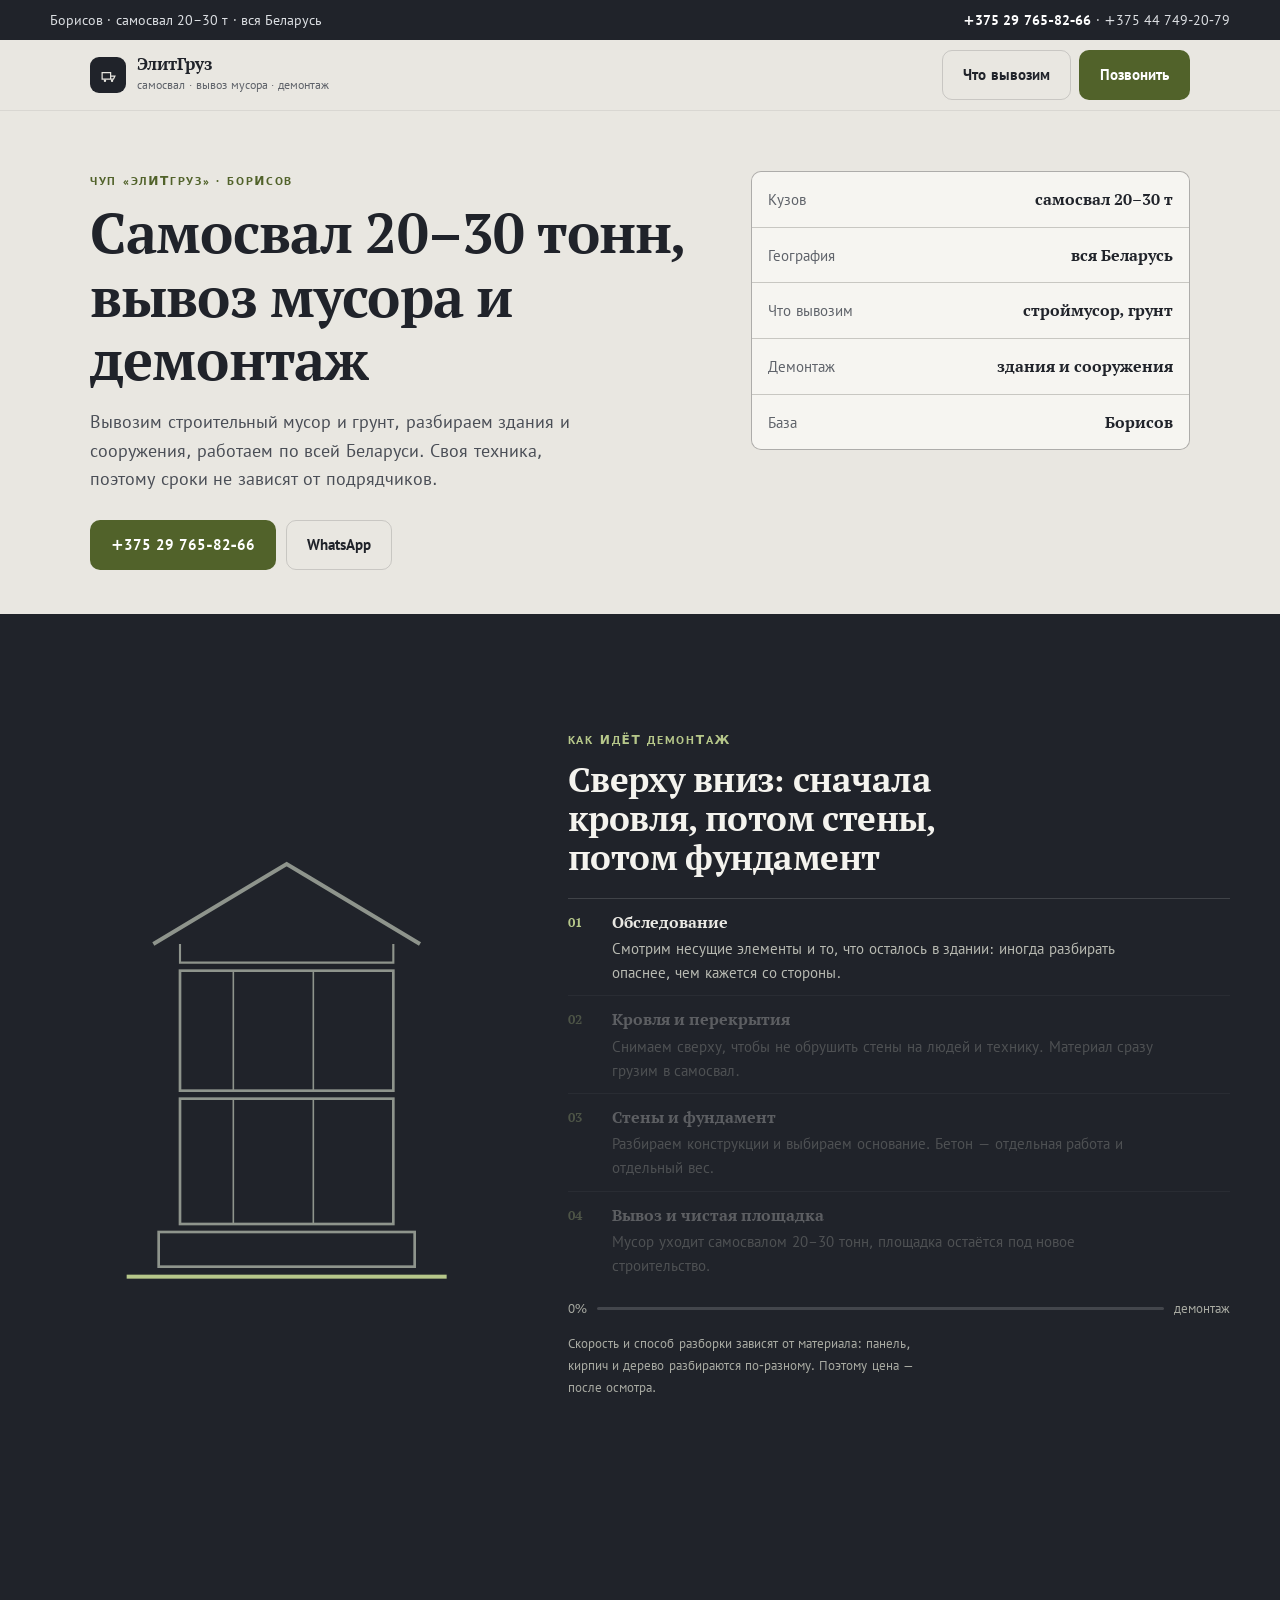
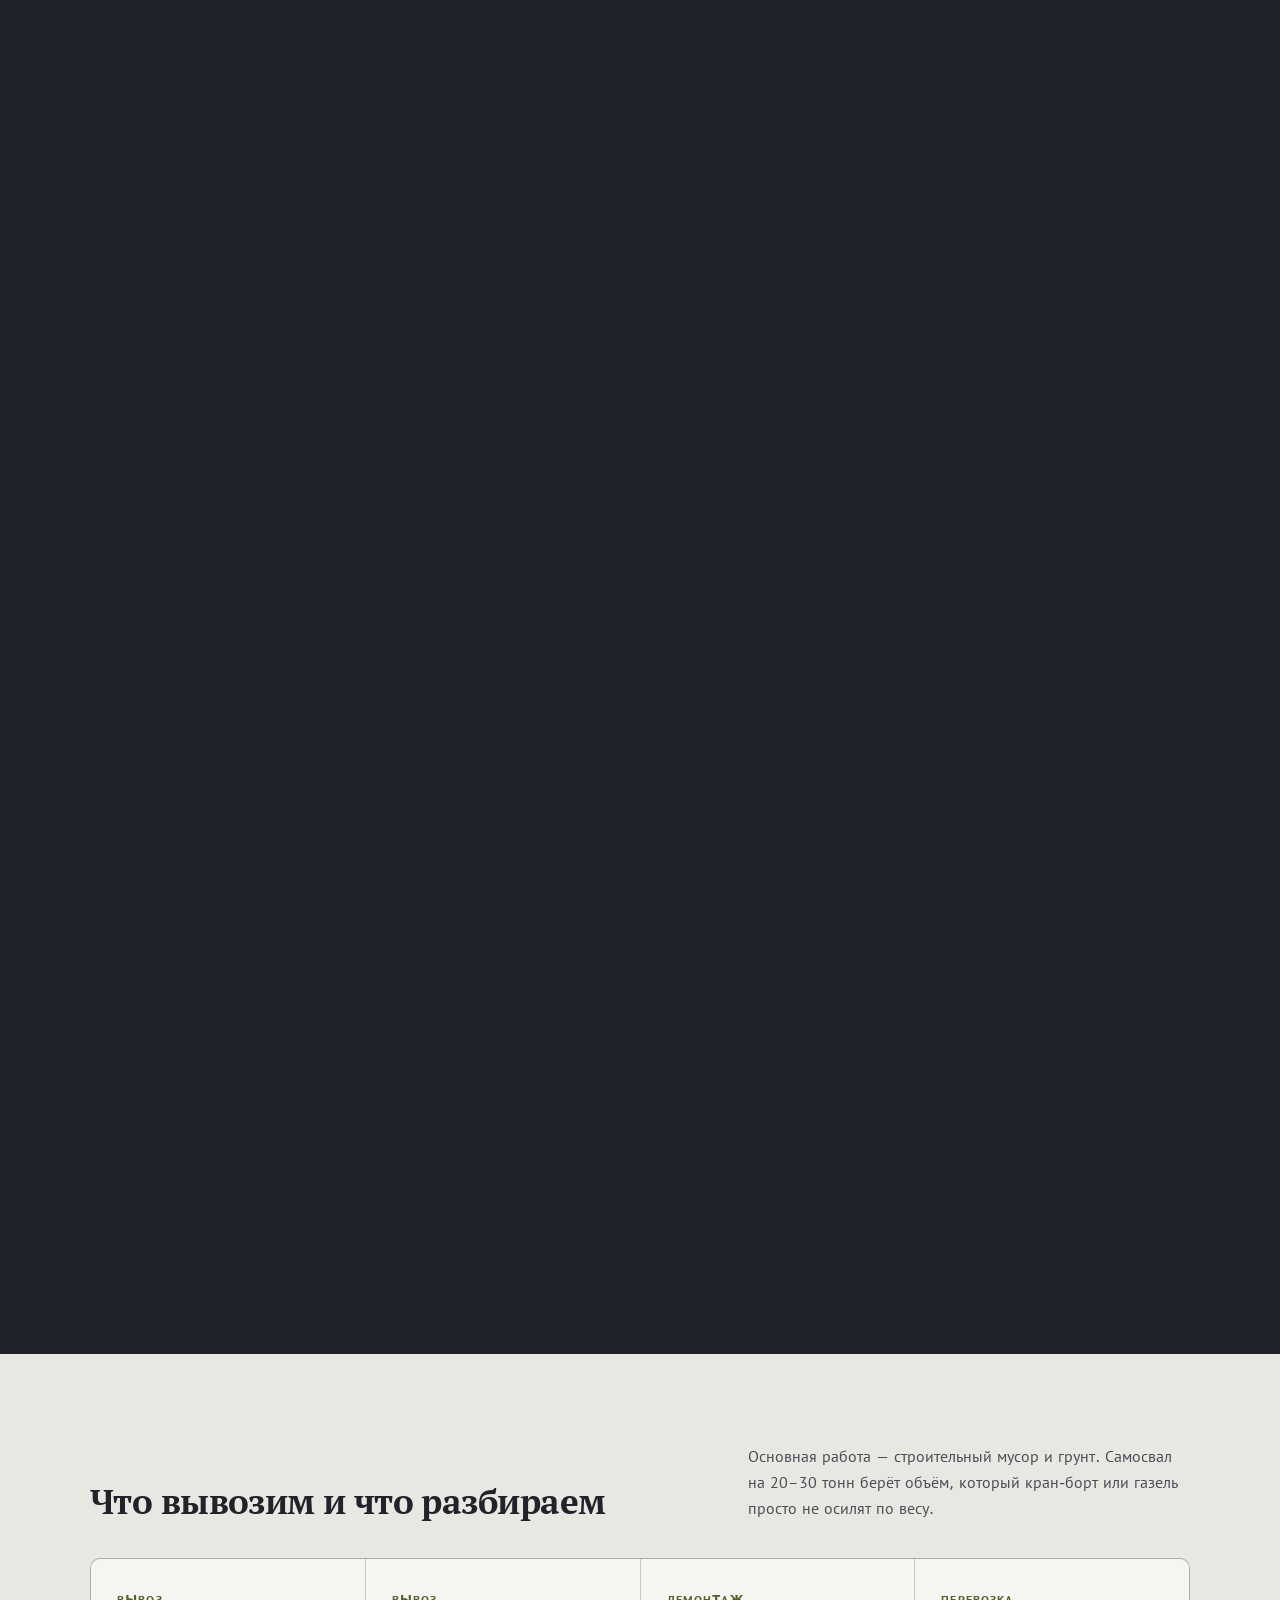
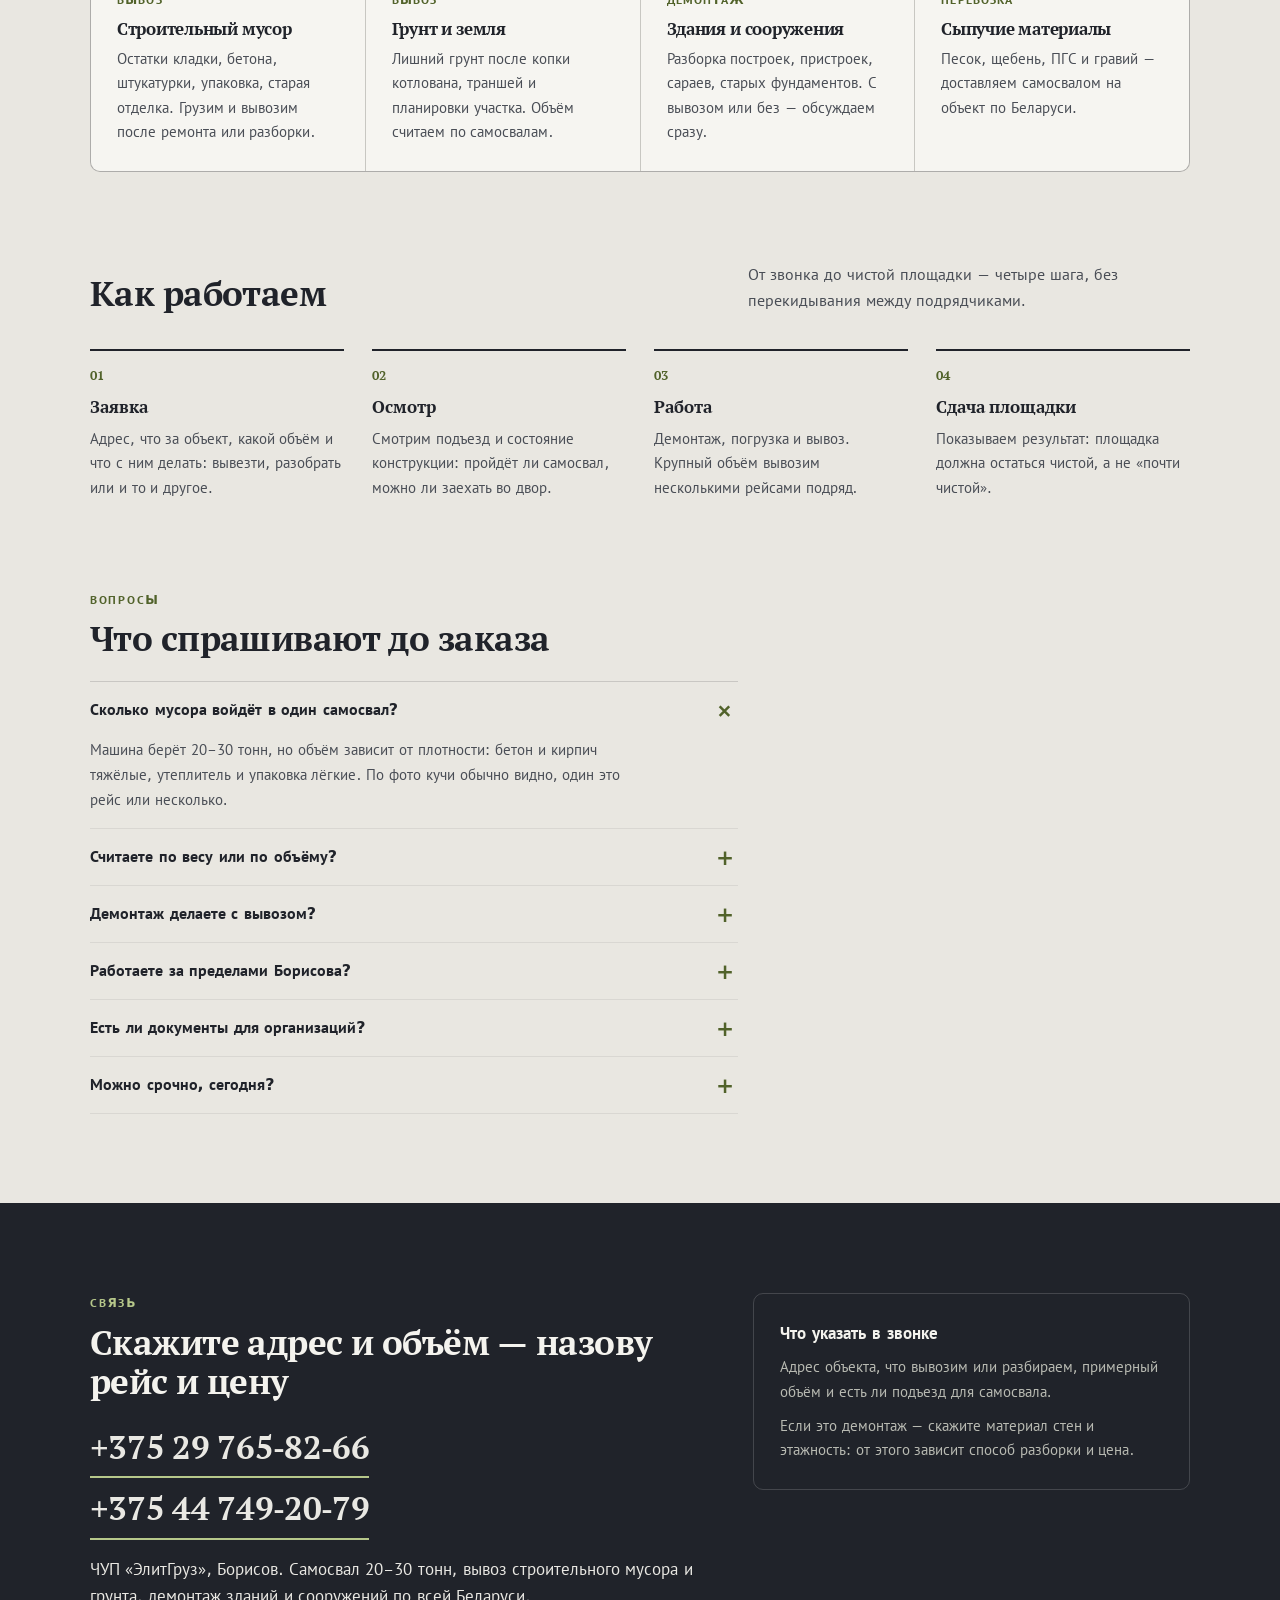
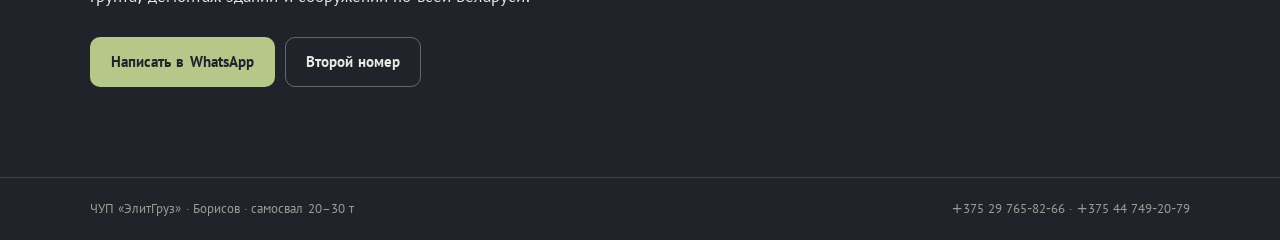
<file: index.html>
<!DOCTYPE html>
<html lang="ru">
<head>
<meta charset="UTF-8">
<meta name="viewport" content="width=device-width, initial-scale=1">
<title>Самосвал 20–30 тонн, вывоз мусора и демонтаж — Борисов | ЧУП «ЭлитГруз»</title>
<meta name="description" content="Услуги самосвала 20–30 тонн: вывоз строительного мусора и грунта, демонтаж зданий и сооружений, доставка сыпучих материалов по всей Беларуси. +375 29 765-82-66.">
<link rel="icon" href="favicon.svg" type="image/svg+xml">
<meta property="og:type" content="website">
<meta property="og:title" content="Самосвал 20–30 т, вывоз мусора, демонтаж — Борисов">
<meta property="og:locale" content="ru_RU">
<link rel="stylesheet" href="style.css">
</head>
<body id="top">
<div class="topbar"><div class="wrap"><span>Борисов · самосвал 20–30 т · вся Беларусь</span><span><b>+375 29 765-82-66</b> · +375 44 749-20-79</span></div></div>
<header class="hdr"><div class="wrap hrow">
  <a class="logo" href="#top">
    <i><svg viewBox="0 0 24 24" width="17" height="17" aria-hidden="true"><path d="M3 17h12V8H3zM15 17h4l2-4h-6z" fill="none" stroke="#e9e7e1" stroke-width="1.7"/><circle cx="7" cy="19.4" r="1.7" fill="#e9e7e1"/><circle cx="17" cy="19.4" r="1.7" fill="#e9e7e1"/></svg></i>
    <span><span class="lg-t">ЭлитГруз</span><span class="lg-s">самосвал · вывоз мусора · демонтаж</span></span>
  </a>
  <div class="hact">
    <a class="btn btn-ghost" href="#objects">Что вывозим</a>
    <a class="btn btn-acc" href="tel:+375297658266">Позвонить</a>
  </div>
</div></header>
<main>
<section class="hero"><div class="wrap"><div class="hero-grid">
  <div>
    <span class="mark">ЧУП «ЭлитГруз» · Борисов</span>
    <h1>Самосвал 20–30 тонн, вывоз мусора и демонтаж</h1>
    <p class="lead">Вывозим строительный мусор и грунт, разбираем здания и сооружения, работаем по всей Беларуси. Своя техника, поэтому сроки не зависят от подрядчиков.</p>
    <div class="hero-cta">
      <a class="btn btn-acc" href="tel:+375297658266">+375 29 765-82-66</a>
      <a class="btn btn-ghost" href="https://wa.me/375297658266" target="_blank" rel="noopener">WhatsApp</a>
    </div>
  </div>
  <div class="rowe">
    <div><span>Кузов</span><b>самосвал 20–30 т</b></div>
    <div><span>География</span><b>вся Беларусь</b></div>
    <div><span>Что вывозим</span><b>строймусор, грунт</b></div>
    <div><span>Демонтаж</span><b>здания и сооружения</b></div>
    <div><span>База</span><b>Борисов</b></div>
  </div>
</div></div></section>
<section class="pin" id="demontazh">
  <div class="stage wrap">
    <div class="bld">
      <svg viewBox="0 0 280 420" role="img" aria-labelledby="bt bd">
        <title id="bt">Демонтаж здания по слоям</title>
        <desc id="bd">Схема здания: по скроллу последовательно исчезают кровля, верхний этаж, стены и фундамент, а под ними остаётся расчищенная площадка.</desc>
        <g id="l-roof"><path d="M40 120 140 60l100 60" fill="none" stroke="#8e948c" stroke-width="3"/><path d="M60 120v14h160v-14" fill="none" stroke="#8e948c" stroke-width="1.6"/></g>
        <g id="l-top"><rect x="60" y="140" width="160" height="90" fill="none" stroke="#8e948c" stroke-width="2"/><path d="M100 140v90M160 140v90" stroke="#8e948c" stroke-width="1.2"/></g>
        <g id="l-mid"><rect x="60" y="236" width="160" height="94" fill="none" stroke="#8e948c" stroke-width="2"/><path d="M100 236v94M160 236v94" stroke="#8e948c" stroke-width="1.2"/></g>
        <g id="l-base"><rect x="44" y="336" width="192" height="26" fill="none" stroke="#8e948c" stroke-width="2"/><path d="M44 336h192" stroke="#8e948c" stroke-width="1.2"/></g>
        <rect id="ground" x="20" y="368" width="240" height="3" fill="#b6c78a"/>
        <g id="dust" opacity="0">
          <circle cx="70" cy="340" r="9" fill="#b6c78a" opacity=".35"/>
          <circle cx="140" cy="352" r="13" fill="#b6c78a" opacity=".28"/>
          <circle cx="208" cy="344" r="8" fill="#b6c78a" opacity=".32"/>
        </g>
      </svg>
    </div>
    <div class="st-copy">
      <span class="mark">Как идёт демонтаж</span>
      <h2>Сверху вниз: сначала кровля, потом стены, потом фундамент</h2>
      <ul class="st-list" id="stList">
        <li><i>01</i><div><b>Обследование</b><p>Смотрим несущие элементы и то, что осталось в здании: иногда разбирать опаснее, чем кажется со стороны.</p></div></li>
        <li><i>02</i><div><b>Кровля и перекрытия</b><p>Снимаем сверху, чтобы не обрушить стены на людей и технику. Материал сразу грузим в самосвал.</p></div></li>
        <li><i>03</i><div><b>Стены и фундамент</b><p>Разбираем конструкции и выбираем основание. Бетон — отдельная работа и отдельный вес.</p></div></li>
        <li><i>04</i><div><b>Вывоз и чистая площадка</b><p>Мусор уходит самосвалом 20–30 тонн, площадка остаётся под новое строительство.</p></div></li>
      </ul>
      <div class="bar"><span id="progressTxt">0%</span><div class="track"><div class="fill" id="barFill"></div></div><span>демонтаж</span></div>
      <p style="margin-top:14px;font-size:.84rem;color:#a8aaa2;max-width:52ch">Скорость и способ разборки зависят от материала: панель, кирпич и дерево разбираются по-разному. Поэтому цена — после осмотра.</p>
    </div>
  </div>
</section>
<section class="blk" id="objects"><div class="wrap">
  <div class="sec-head">
    <h2>Что вывозим и что разбираем</h2>
    <p>Основная работа — строительный мусор и грунт. Самосвал на 20–30 тонн берёт объём, который кран-борт или газель просто не осилят по весу.</p>
  </div>
  <div class="cards">
    <article><span class="tag">Вывоз</span><h3>Строительный мусор</h3><p>Остатки кладки, бетона, штукатурки, упаковка, старая отделка. Грузим и вывозим после ремонта или разборки.</p></article>
    <article><span class="tag">Вывоз</span><h3>Грунт и земля</h3><p>Лишний грунт после копки котлована, траншей и планировки участка. Объём считаем по самосвалам.</p></article>
    <article><span class="tag">Демонтаж</span><h3>Здания и сооружения</h3><p>Разборка построек, пристроек, сараев, старых фундаментов. С вывозом или без — обсуждаем сразу.</p></article>
    <article><span class="tag">Перевозка</span><h3>Сыпучие материалы</h3><p>Песок, щебень, ПГС и гравий — доставляем самосвалом на объект по Беларуси.</p></article>
  </div>
</div></section>

<section class="blk" style="padding-top:0"><div class="wrap">
  <div class="sec-head"><h2>Как работаем</h2><p>От звонка до чистой площадки — четыре шага, без перекидывания между подрядчиками.</p></div>
  <ol class="steps">
    <li><span class="no">01</span><b>Заявка</b><p>Адрес, что за объект, какой объём и что с ним делать: вывезти, разобрать или и то и другое.</p></li>
    <li><span class="no">02</span><b>Осмотр</b><p>Смотрим подъезд и состояние конструкции: пройдёт ли самосвал, можно ли заехать во двор.</p></li>
    <li><span class="no">03</span><b>Работа</b><p>Демонтаж, погрузка и вывоз. Крупный объём вывозим несколькими рейсами подряд.</p></li>
    <li><span class="no">04</span><b>Сдача площадки</b><p>Показываем результат: площадка должна остаться чистой, а не «почти чистой».</p></li>
  </ol>
</div></section>

<section class="blk" style="padding-top:0" id="faq"><div class="wrap">
  <span class="mark">Вопросы</span>
  <h2>Что спрашивают до заказа</h2>
  <div class="faq">
    <details open><summary>Сколько мусора войдёт в один самосвал?</summary><p>Машина берёт 20–30 тонн, но объём зависит от плотности: бетон и кирпич тяжёлые, утеплитель и упаковка лёгкие. По фото кучи обычно видно, один это рейс или несколько.</p></details>
    <details><summary>Считаете по весу или по объёму?</summary><p>По факту работ и объёма вывоза. Для ровного расчёта называем цену за рейс или за весь объём после осмотра.</p></details>
    <details><summary>Демонтаж делаете с вывозом?</summary><p>Можем вместе, можем только разобрать. Если вывозить будете сами, скажем, сколько это примерно по объёму и весу.</p></details>
    <details><summary>Работаете за пределами Борисова?</summary><p>Да, по всей Беларуси. Дальние рейсы считаем отдельно по расстоянию, чтобы не закладывать дорогу в цену работы.</p></details>
    <details><summary>Есть ли документы для организаций?</summary><p>Работаем с организациями и частными заказчиками. Условия и документы обсуждаем до начала работ.</p></details>
    <details><summary>Можно срочно, сегодня?</summary><p>Зависит от загрузки машин на день. Позвоните — скажу честно, реально ли подать самосвал сегодня.</p></details>
  </div>
</div></section>
<section class="cont" id="contacts"><div class="wrap cgrid">
  <div>
    <span class="mark" style="color:#b6c78a">Связь</span>
    <h2 style="color:#f4f3ee;margin-bottom:16px">Скажите адрес и объём — назову рейс и цену</h2>
    <a class="ph" href="tel:+375297658266">+375 29 765-82-66</a><br>
    <a class="ph" href="tel:+375447492079">+375 44 749-20-79</a>
    <p style="margin-top:16px">ЧУП «ЭлитГруз», Борисов. Самосвал 20–30 тонн, вывоз строительного мусора и грунта, демонтаж зданий и сооружений по всей Беларуси.</p>
    <div class="hero-cta">
      <a class="btn btn-ink" style="background:#b6c78a;color:#20232a" href="https://wa.me/375297658266" target="_blank" rel="noopener">Написать в WhatsApp</a>
      <a class="btn btn-ghost" style="color:#e9e8e3;border-color:rgba(255,255,255,.3)" href="tel:+375447492079">Второй номер</a>
    </div>
  </div>
  <div class="cbox">
    <b>Что указать в звонке</b>
    <p>Адрес объекта, что вывозим или разбираем, примерный объём и есть ли подъезд для самосвала.</p>
    <p>Если это демонтаж — скажите материал стен и этажность: от этого зависит способ разборки и цена.</p>
  </div>
</div></section>
</main>
<footer><div class="wrap frow">
  <span>ЧУП «ЭлитГруз» · Борисов · самосвал 20–30 т</span>
  <span><a href="tel:+375297658266">+375 29 765-82-66</a> · <a href="tel:+375447492079">+375 44 749-20-79</a></span>
</div></footer>
<script>
(function(){
  var reduce=matchMedia('(prefers-reduced-motion: reduce)').matches;
  var pin=document.getElementById('demontazh');
  var layers=[['l-roof',0],['l-top',.28],['l-mid',.56],['l-base',.8]];
  var items=[].slice.call(document.querySelectorAll('#stList li'));
  var fill=document.getElementById('barFill'), txt=document.getElementById('progressTxt'), dust=document.getElementById('dust');
  function apply(p){
    layers.forEach(function(l){
      var g=document.getElementById(l[0]); if(!g) return;
      var k=Math.min(1, Math.max(0, (p - l[1]) / .2));
      g.style.opacity=(1-k).toFixed(3);
    });
    dust.style.opacity=Math.min(1,p*1.2).toFixed(2);
    fill.style.width=(p*100).toFixed(1)+'%';
    txt.textContent=Math.round(p*100)+'%';
    var k2 = p<.25?0:(p<.5?1:(p<.75?2:3));
    items.forEach(function(li,i){ li.classList.toggle('on', i===k2); });
  }
  if(reduce){ apply(1); return; }
  apply(0);
  var raf=false;
  function upd(){
    raf=false;
    var r=pin.getBoundingClientRect(), span=r.height-innerHeight;
    apply(span>0?Math.min(1,Math.max(0,-r.top/span)):1);
  }
  addEventListener('scroll',function(){ if(!raf){raf=true;requestAnimationFrame(upd);} },{passive:true});
  addEventListener('resize',upd); upd();
})();
</script>
</body>
</html>
</file>
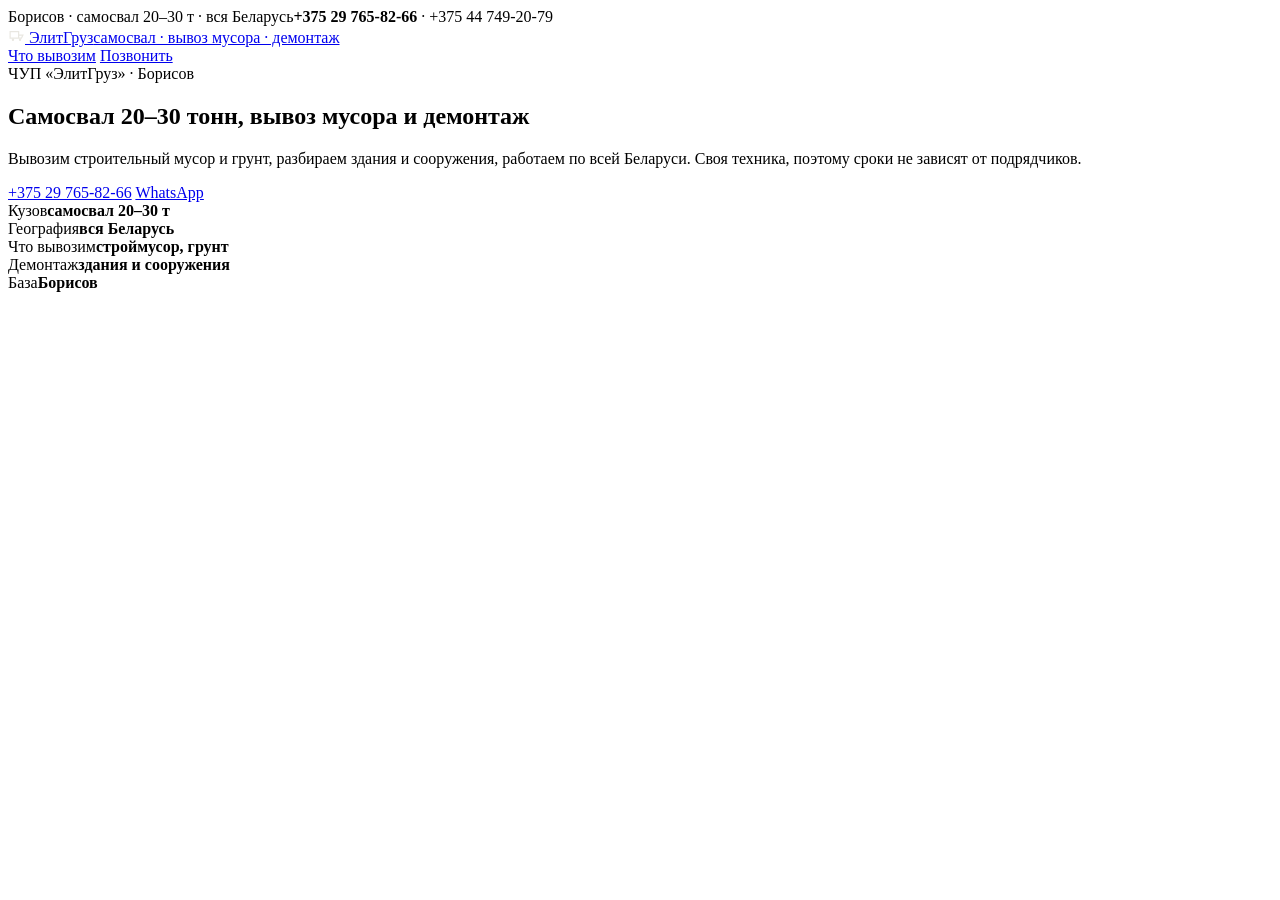
<file: h1.html>
<body id="top">
<div class="topbar"><div class="wrap"><span>Борисов · самосвал 20–30 т · вся Беларусь</span><span><b>+375 29 765-82-66</b> · +375 44 749-20-79</span></div></div>
<header class="hdr"><div class="wrap hrow">
  <a class="logo" href="#top">
    <i><svg viewBox="0 0 24 24" width="17" height="17" aria-hidden="true"><path d="M3 17h12V8H3zM15 17h4l2-4h-6z" fill="none" stroke="#e9e7e1" stroke-width="1.7"/><circle cx="7" cy="19.4" r="1.7" fill="#e9e7e1"/><circle cx="17" cy="19.4" r="1.7" fill="#e9e7e1"/></svg></i>
    <span><span class="lg-t">ЭлитГруз</span><span class="lg-s">самосвал · вывоз мусора · демонтаж</span></span>
  </a>
  <div class="hact">
    <a class="btn btn-ghost" href="#objects">Что вывозим</a>
    <a class="btn btn-acc" href="tel:+375297658266">Позвонить</a>
  </div>
</div></header>
<main>
<section class="hero"><div class="wrap"><div class="hero-grid">
  <div>
    <span class="mark">ЧУП «ЭлитГруз» · Борисов</span>
    <h1>Самосвал 20–30 тонн, вывоз мусора и демонтаж</h1>
    <p class="lead">Вывозим строительный мусор и грунт, разбираем здания и сооружения, работаем по всей Беларуси. Своя техника, поэтому сроки не зависят от подрядчиков.</p>
    <div class="hero-cta">
      <a class="btn btn-acc" href="tel:+375297658266">+375 29 765-82-66</a>
      <a class="btn btn-ghost" href="https://wa.me/375297658266" target="_blank" rel="noopener">WhatsApp</a>
    </div>
  </div>
  <div class="rowe">
    <div><span>Кузов</span><b>самосвал 20–30 т</b></div>
    <div><span>География</span><b>вся Беларусь</b></div>
    <div><span>Что вывозим</span><b>строймусор, грунт</b></div>
    <div><span>Демонтаж</span><b>здания и сооружения</b></div>
    <div><span>База</span><b>Борисов</b></div>
  </div>
</div></div></section>
</file>
<file: style.css>
@font-face{font-family:'PT Serif';font-style:normal;font-weight:700;font-display:block;src:url('fonts/pt-serif-cyrillic-700.woff2') format('woff2');unicode-range:U+0301, U+0400-045F, U+0490-0491, U+04B0-04B1, U+2116}
@font-face{font-family:'PT Serif';font-style:normal;font-weight:700;font-display:block;src:url('fonts/pt-serif-latin-700.woff2') format('woff2');unicode-range:U+0000-00FF, U+0131, U+0152-0153, U+2000-206F, U+20AC, U+2122}
@font-face{font-family:'PT Sans';font-style:normal;font-weight:400;font-display:block;src:url('fonts/pt-sans-cyrillic-400.woff2') format('woff2');unicode-range:U+0301, U+0400-045F, U+0490-0491, U+04B0-04B1, U+2116}
@font-face{font-family:'PT Sans';font-style:normal;font-weight:400;font-display:block;src:url('fonts/pt-sans-latin-400.woff2') format('woff2');unicode-range:U+0000-00FF, U+0131, U+0152-0153, U+2000-206F, U+20AC, U+2122}
@font-face{font-family:'PT Sans';font-style:normal;font-weight:700;font-display:block;src:url('fonts/pt-sans-cyrillic-700.woff2') format('woff2');unicode-range:U+0301, U+0400-045F, U+0490-0491, U+04B0-04B1, U+2116}
@font-face{font-family:'PT Sans';font-style:normal;font-weight:700;font-display:block;src:url('fonts/pt-sans-latin-700.woff2') format('woff2');unicode-range:U+0000-00FF, U+0131, U+0152-0153, U+2000-206F, U+20AC, U+2122}
:root{
 --dust:#e9e7e1; --dust2:#f6f5f1; --ink:#20232a; --ink2:#4a4e56; --ink3:#5f636a;
 --line:rgba(32,35,42,.16); --line2:rgba(32,35,42,.08);
 --olive:#6b7f3a; --olive-d:#51622a; --olive-l:#eef1e4;
 --r:10px;
 --f:"PT Serif",Georgia,serif; --fb:"PT Sans",system-ui,sans-serif;
}
*{margin:0;padding:0;box-sizing:border-box}
html{-webkit-text-size-adjust:100%;scroll-behavior:smooth}
body{font-family:var(--fb);background:var(--dust);color:var(--ink);font-size:1.0625rem;line-height:1.62;-webkit-font-smoothing:antialiased;overflow-x:hidden}
img,svg{max-width:100%;display:block}
a{color:inherit;text-decoration:none}
.wrap{max-width:1180px;margin:0 auto;padding:0 clamp(18px,4vw,40px)}
h1,h2,h3{font-family:var(--f);font-weight:700;line-height:1.14;letter-spacing:-.015em;overflow-wrap:anywhere}
h1{font-size:clamp(2rem,4.4vw,3.5rem)}
h2{font-size:clamp(1.5rem,2.7vw,2.2rem)}
h3{font-size:1.06rem}
p{max-width:68ch}
.mark{display:block;font-family:var(--fb);font-size:.76rem;letter-spacing:.14em;text-transform:uppercase;color:var(--olive-d);font-weight:700;margin-bottom:10px}
a:focus-visible,button:focus-visible,summary:focus-visible{outline:2px solid var(--olive-d);outline-offset:3px}
.topbar{background:var(--ink);color:#dcdfe3;font-size:.85rem}
.topbar .wrap{display:flex;flex-wrap:wrap;gap:8px 24px;justify-content:space-between;padding:9px 0}
.topbar b{color:#fff}
.hdr{position:sticky;top:0;z-index:60;background:rgba(233,231,225,.95);backdrop-filter:blur(10px);border-bottom:1px solid var(--line2)}
.hrow{display:flex;align-items:center;justify-content:space-between;gap:14px;min-height:70px;flex-wrap:wrap}
.logo{display:flex;align-items:center;gap:11px}
.logo i{width:36px;height:36px;border-radius:9px;background:var(--ink);display:grid;place-items:center;flex:none}
.lg-t{display:block;font-family:var(--f);font-weight:700;font-size:1.05rem;line-height:1.1}
.lg-s{display:block;font-size:.76rem;color:var(--ink3);margin-top:2px}
.hact{display:flex;gap:8px;align-items:center;flex-wrap:wrap}
.btn{display:inline-flex;align-items:center;justify-content:center;gap:8px;font-family:var(--fb);font-weight:700;font-size:.95rem;padding:12px 20px;border-radius:var(--r);border:1px solid transparent;cursor:pointer;transition:background .18s cubic-bezier(.16,1,.3,1),border-color .18s,color .18s}
.btn-acc{background:var(--olive-d);color:#fff}
.btn-acc:hover{background:#3f4c21}
.btn-ghost{border-color:var(--line);color:var(--ink)}
.btn-ghost:hover{border-color:var(--ink)}
.btn-ink{background:var(--ink);color:#f2f2ee}
.btn-ink:hover{background:#000}
.hero{padding:clamp(30px,5vw,60px) 0 clamp(26px,4vw,44px)}
.hero-grid{display:grid;grid-template-columns:minmax(0,7fr) minmax(0,5fr);gap:clamp(22px,3.6vw,52px);align-items:start}
.hero h1{max-width:19ch;margin-bottom:16px}
.lead{color:var(--ink2);font-size:1.1rem;max-width:52ch}
.hero-cta{display:flex;flex-wrap:wrap;gap:10px;margin-top:26px}
.rowe{display:grid;gap:1px;background:var(--line);border:1px solid var(--line);border-radius:var(--r);overflow:hidden}
.rowe div{background:var(--dust2);padding:14px 16px;display:flex;justify-content:space-between;gap:12px;align-items:baseline;font-size:.95rem}
.rowe span{color:var(--ink3)}
.rowe b{font-family:var(--f);font-size:1.02rem;text-align:right}
.pin{position:relative;height:260vh;background:var(--ink);color:#e9e8e3}
.stage{position:sticky;top:0;height:100vh;display:grid;grid-template-columns:minmax(0,5fr) minmax(0,7fr);gap:clamp(18px,3.5vw,48px);align-items:center;padding:clamp(16px,3vw,30px) 0}
.bld{height:min(72vh,560px);display:flex;align-items:flex-end;justify-content:center}
.bld svg{height:100%;width:auto}
.st-copy .mark{color:#b6c78a}
.st-copy h2{color:#f4f3ee;max-width:21ch}
.st-list{list-style:none;margin-top:20px;display:grid;gap:10px}
.st-list li{display:grid;grid-template-columns:32px 1fr;gap:12px;padding-top:10px;border-top:1px solid rgba(233,232,227,.16);opacity:.3;transition:opacity .3s cubic-bezier(.16,1,.3,1)}
.st-list li.on{opacity:1}
.st-list b{display:block;font-family:var(--f);font-size:1.02rem}
.st-list p{color:#b8bab2;font-size:.93rem;margin-top:2px}
.st-list i{font-style:normal;font-family:var(--f);font-size:.84rem;color:#b6c78a;padding-top:3px}
.bar{display:flex;align-items:center;gap:10px;margin-top:20px;font-size:.82rem;color:#a8aaa2}
.bar .track{flex:1;height:3px;background:rgba(255,255,255,.16);border-radius:2px;overflow:hidden}
.bar .fill{height:100%;width:0;background:#b6c78a;transition:width .12s linear}
.blk{padding:clamp(48px,7vw,92px) 0}
.sec-head{display:grid;grid-template-columns:minmax(0,7fr) minmax(0,5fr);gap:clamp(16px,3vw,44px);align-items:end;margin-bottom:clamp(22px,3vw,36px)}
.sec-head p{color:var(--ink2);font-size:1rem}
.cards{display:grid;grid-template-columns:repeat(auto-fit,minmax(250px,1fr));gap:1px;background:var(--line);border:1px solid var(--line);border-radius:var(--r);overflow:hidden}
.cards article{background:var(--dust2);padding:clamp(18px,2.4vw,26px)}
.cards h3{margin-bottom:8px}
.cards p{color:var(--ink2);font-size:.95rem}
.cards .tag{display:inline-block;font-size:.72rem;letter-spacing:.1em;text-transform:uppercase;color:var(--olive-d);margin-bottom:10px;font-weight:700}
.steps{list-style:none;display:grid;grid-template-columns:repeat(auto-fit,minmax(220px,1fr));gap:clamp(16px,2.4vw,28px);margin-top:6px}
.steps li{border-top:2px solid var(--ink);padding-top:14px}
.steps b{display:block;font-family:var(--f);margin-bottom:6px}
.steps p{color:var(--ink2);font-size:.94rem}
.steps .no{display:block;font-family:var(--f);color:var(--olive-d);font-size:.84rem;margin-bottom:6px}
.faq{max-width:72ch;margin-top:22px;border-top:1px solid var(--line)}
.faq details{border-bottom:1px solid var(--line2)}
.faq summary{cursor:pointer;list-style:none;padding:15px 32px 15px 0;position:relative;font-weight:700;font-size:1rem}
.faq summary::-webkit-details-marker{display:none}
.faq summary::after{content:"+";position:absolute;right:4px;top:11px;font-size:1.35rem;color:var(--olive-d);transition:transform .18s}
.faq details[open] summary::after{transform:rotate(45deg)}
.faq p{padding:0 0 16px;color:var(--ink2);font-size:.96rem;margin:0}
.cont{background:var(--ink);color:#e9e8e3;padding:clamp(48px,7vw,92px) 0}
.cgrid{display:grid;grid-template-columns:minmax(0,7fr) minmax(0,5fr);gap:clamp(22px,4vw,54px);align-items:start}
.ph{display:inline-block;font-family:var(--f);font-weight:700;font-size:clamp(1.4rem,3vw,2.05rem);font-variant-numeric:tabular-nums;letter-spacing:-.01em;padding:3px 0;border-bottom:2px solid #b6c78a}
.ph:hover{color:#cddba7}
.cbox{border:1px solid rgba(255,255,255,.16);border-radius:var(--r);padding:clamp(18px,2.4vw,26px)}
.cbox b{display:block;margin-bottom:8px;color:#f4f3ee}
.cbox p{color:#b8bab2;font-size:.94rem;margin-bottom:10px}
.cbox p:last-child{margin-bottom:0}
footer{background:var(--ink);border-top:1px solid rgba(255,255,255,.14);padding:20px 0}
.frow{display:flex;flex-wrap:wrap;justify-content:space-between;gap:10px;font-size:.84rem;color:#9b9d96}
.frow a{color:#9b9d96}.frow a:hover{color:#fff}
@media(max-width:900px){
 .hero-grid,.sec-head,.cgrid,.stage{grid-template-columns:minmax(0,1fr)}
 .pin{height:220vh}
 .stage{align-items:start;gap:8px;padding-top:12px}
 .bld{height:min(32vh,240px)}
 .st-list li{padding-top:8px}
 .st-list p{font-size:.88rem}
}
@media(prefers-reduced-motion:reduce){*{transition:none!important;animation:none!important}html{scroll-behavior:auto}}
</file>
